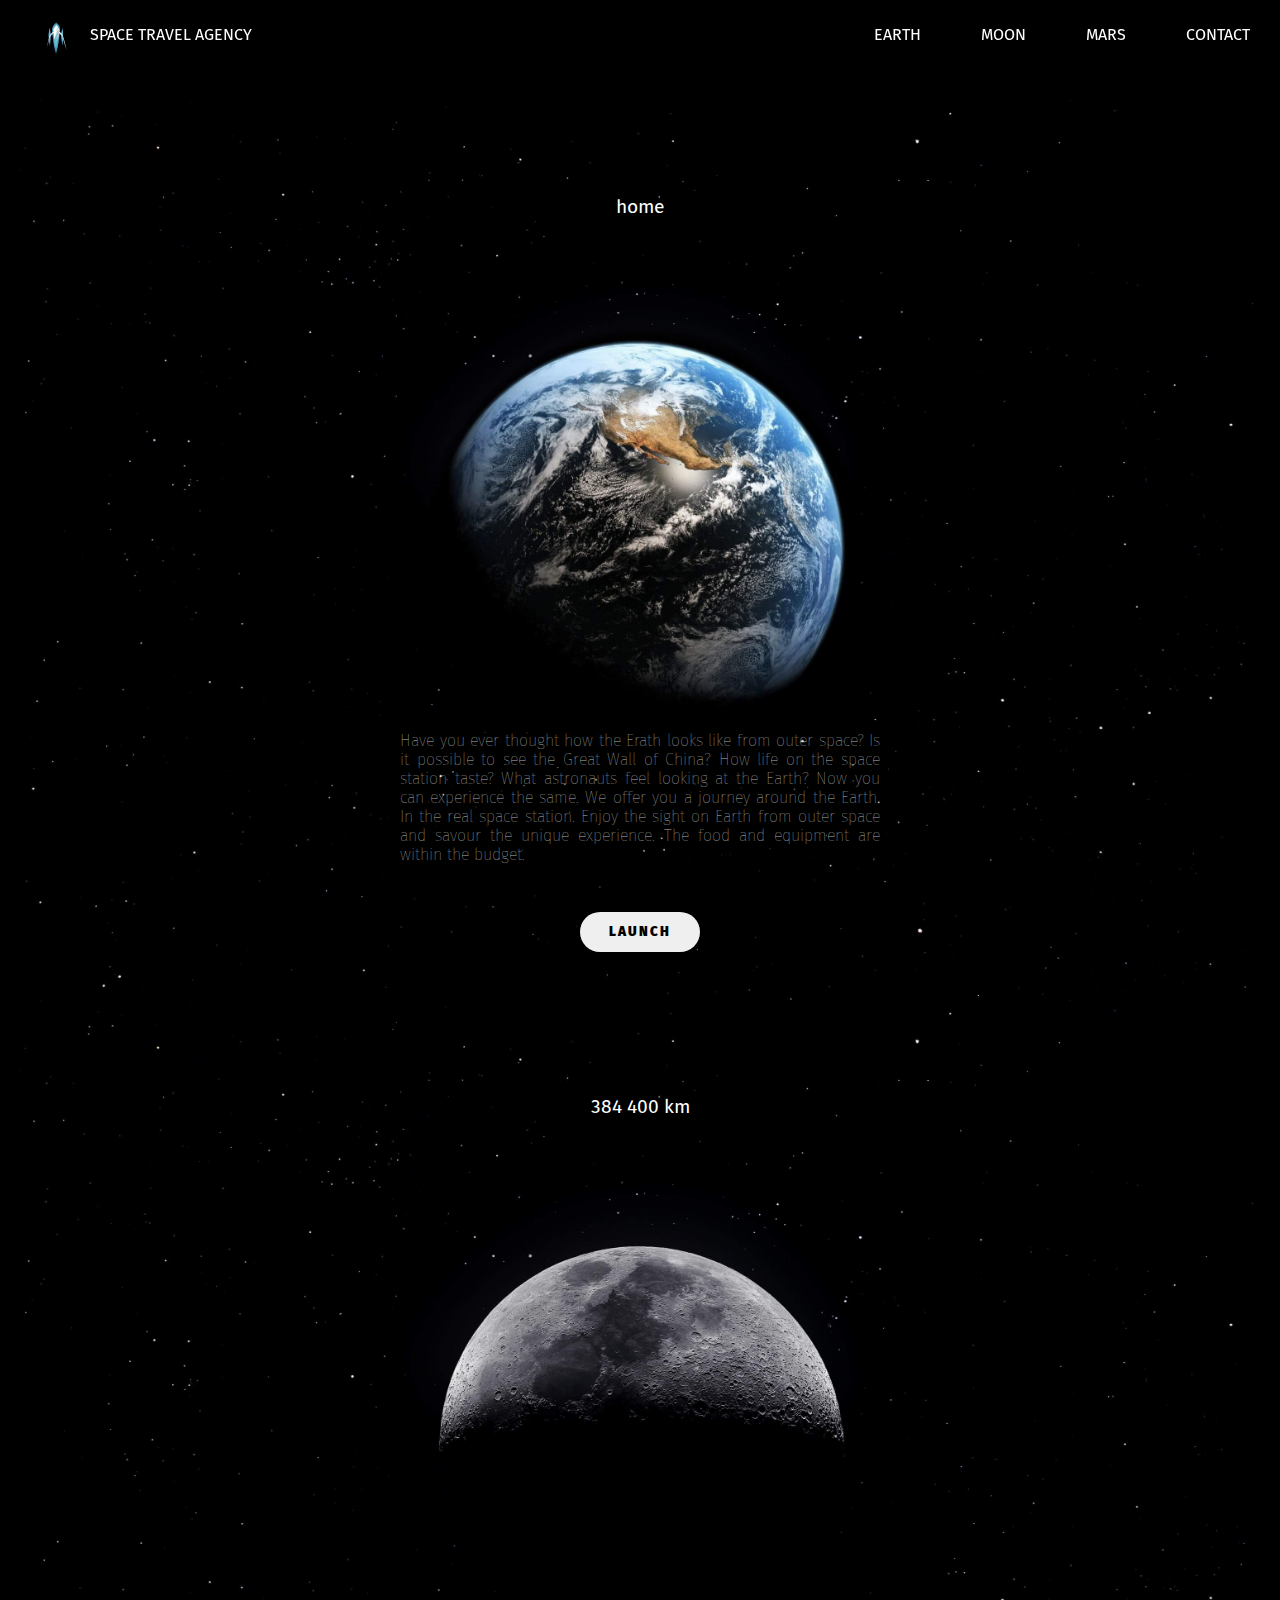
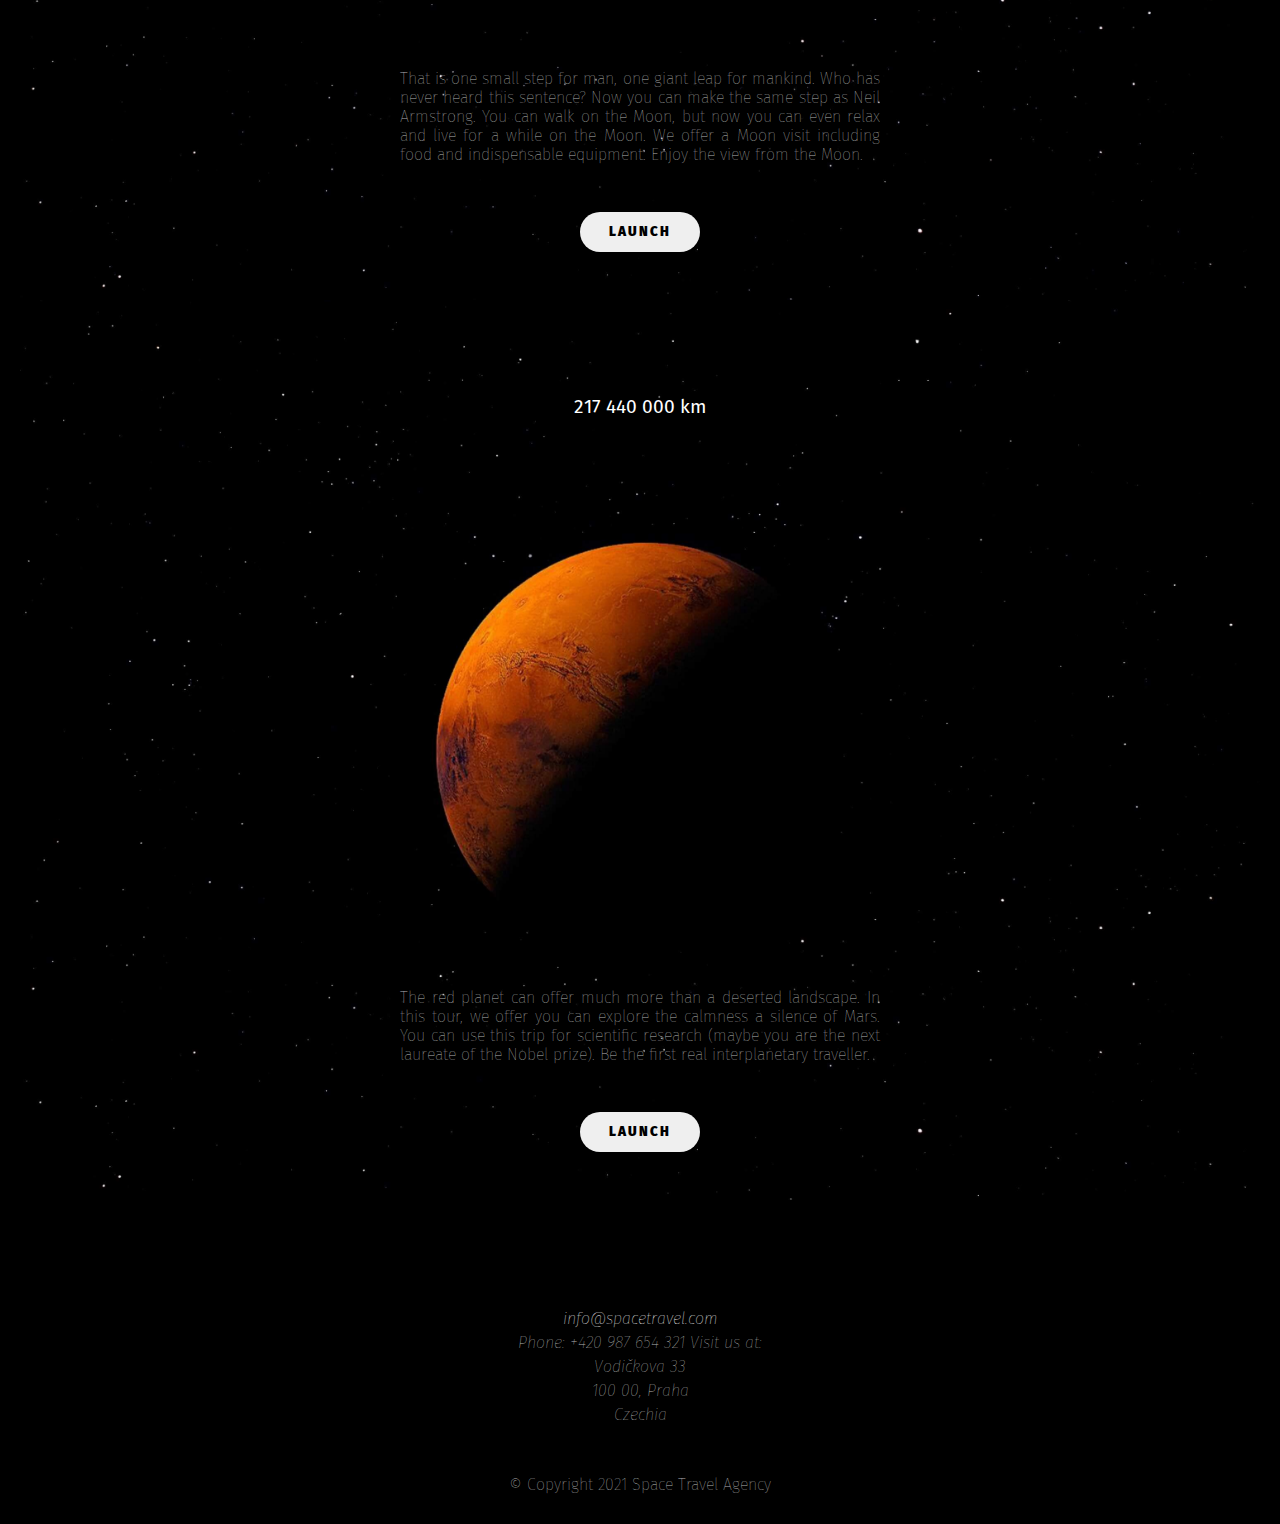
<file: index.html>
<!DOCTYPE html>
<html lang="en">
  <head>
    <meta charset="UTF-8" />
    <meta http-equiv="X-UA-Compatible" content="IE=edge" />
    <meta name="viewport" content="width=device-width, initial-scale=1.0" />
    <link rel="stylesheet" href="style.css" />
    <link rel="preconnect" href="https://fonts.gstatic.com" />
    <link
      href="https://fonts.googleapis.com/css2?family=Fira+Sans:wght@100;400;900&display=swap"
      rel="stylesheet"
    />
    <title>Space Travel Agency</title>
  </head>
  <body>
    <nav>
      <div class="logo-text">
          <img src="./assets/images/icons/logo-space.svg" alt="logo space travel" class="logo" width="100px" height="100px"/>
          <span>
            <a class="link" href="#contact">Space Travel Agency</a>
          </span>
      </div>
      <div class="menu">
        <div class="mobile-menu">
          <button class="hamburger closed"></button>
        </div>
        <ul id="items" class="list">
          <li class="link-wrapper"><a class="link" href="#earth">Earth</a></li>
          <li class="link-wrapper"><a class="link" href="#moon">Moon</a></li>
          <li class="link-wrapper"><a class="link" href="#mars">Mars</a></li>
          <li class="link-wrapper"><a class="link" href="#contact">Contact</a></li>
        </ul>
      </div>
    </nav>
    <main style="display: flex; flex-direction: column">
      <section class="planet earth" id="earth">
        <header>
          <h1>EARTH</h1>
          <span>home</span>
        </header>
        <p>
          Have you ever thought how the Erath looks like from outer space? Is it possible to see the Great Wall of China? How life on the space station taste? What astronauts feel looking at the Earth? Now you can experience the same. We offer you a journey around the Earth. In the real space station. Enjoy the sight on Earth from outer space and savour the unique experience. The food and equipment are within the budget.
        </p>
        <button id="launchEarth">launch</button>
      </section>

      <!-- Form for trip around the Earth -->
      <div id="formEarth">
        <form id="alertEarth" action="" method="post">
          <input type="button" id="closeEarth" />
          <span class="formHeadline">Trip around the Earth</span>
          <label for="date"
            >Choose your date:
            <select id="date" name="date" required>
              <option value="" disabled >Select a date</option>
              <option value="first">01.04.2022 - 21.04.2022</option>
              <option value="second">01.07.2022 - 31.07.2022</option>
              <option value="third">15.09.2022 - 07.10.2022</option>
              <option value="fourth">14.12.2022 - 10.01.2023</option>
            </select>
          </label>

          <label for="name"
            >Enter your name:
            <input
              id="name"
              type="text"
              name="name"
              value=""
              placeholder="John Smith"
            required/>
          </label>
          <label for="telephone"
            >Enter your phone number:
            <input
              id="telephone"
              type="tel"
              name="telephone"
              value=""
              placeholder="+420 123 456 789"
            required/>
          </label>
          <label for="email"
            >Enter your e-mail address: <input
              id="email"
              type="email"
              name="email"
              value="@"/ required></label
          ><input type="submit" value="Submit"/>

                  </form>
      </div>

      <section class="planet moon" id="moon">
        <header>
          <h1>MOON</h1>
          <span>384 400 km</span>
        </header>
        <p>
          That is one small step for man, one giant leap for mankind. Who has never heard this sentence? Now you can make the same step as Neil Armstrong.  You can walk on the Moon, but now you can even relax and live for a while on the Moon. We offer a Moon visit including food and indispensable equipment. Enjoy the view from the Moon.
        </p>
        <button id="launchMoon">launch</button>
      </section>

      <!-- Form for trip to the Moon -->

      <div id="formMoon">
        <form id="alertMoon" action="" method="post">
          <input type="button" id="closeMoon" />
          <span class="formHeadline">Trip to the Moon</span>
          <label for="date"
            >Choose your date:
            <select id="date" name="date" required>
              <option value="" disabled >Select a date</option>
              <option value="first">01.04.2022 - 31.10.2022</option>
              <option value="second">01.07.2022 - 31.01.2023</option>
              <option value="third">15.09.2022 - 14.03.2023</option>
              <option value="fourth">14.12.2022 - 01.07.2023</option>
            </select>
          </label>

          <label for="name"
            >Enter your name:
            <input
              id="name"
              type="text"
              name="name"
              value=""
              placeholder="John Smith"
            required/>
          </label>
          <label for="telephone"
            >Enter your phone number:
            <input
              id="telephone"
              type="tel"
              name="telephone"
              value=""
              placeholder="+420 123 456 789"
            required/>
          </label>
          <label for="email"
            >Enter your e-mail address: <input
              id="email"
              type="email"
              name="email"
              value="@"/ required></label
          ><input type="submit" value="Submit"/>

        </form>
      </div>

      <section class="planet mars" id="mars">
        <header>
          <h1>MARS</h1>
          <span>217 440 000 km</span>
        </header>
        <p>
        The red planet can offer much more than a deserted landscape. In this tour, we offer you can explore the calmness a silence of Mars. You can use this trip for scientific research (maybe you are the next laureate of the Nobel prize). Be the first real interplanetary traveller.
        </p>
        <button id="launchMars">launch</button>
      </section>


      <!-- Form for trip to the Mars -->

      <div id="formMars">
        <form id="alertMars" action="" method="post">
          <input type="button" id="closeMars" />
          <span class="formHeadline">Trip to the Mars</span>
          <label for="date"
            >Choose your date:
            <select id="date" name="date" required>
              <option value="" disabled >Select a date</option>
              <option value="first">03.01.2023 - 30.11.2023</option>
              <option value="second">01.04.2023 - 03.01.2024</option>
              <option value="third">15.09.2023 - 30.08.2024</option>
              <option value="fourth">01.12.2023 - 31.10.2024</option>
            </select>
          </label>

          <label for="name"
            >Enter your name:
            <input
              id="name"
              type="text"
              name="name"
              value=""
              placeholder="John Smith"
             required/>
          </label>
          <label for="telephone"
            >Enter your phone number:
            <input
              id="telephone"
              type="tel"
              name="telephone"
              value=""
              placeholder="+420 123 456 789"
            required/>
          </label>
          <label for="email"
            >Enter your e-mail address: <input
              id="email"
              type="email"
              name="email"
              value="@"/ required></label
          ><input type="submit" value="Submit" />

        </form>
      </div>

      <section class="contact" id="contact">
        <h1>Contact Us</h1>
        <address>
          <p>
            <a href="mailto:info@spacetravel.com">info@spacetravel.com</a><br />
            Phone: +420 987 654 321
            Visit us at:<br />
            Vodičkova 33</br>
            100 00, Praha</br>
            Czechia</br>
          </p>
        </address>
      </div>
    </main>
    <footer>© Copyright 2021 Space Travel Agency</footer>
    <script src="script.js"></script>
  </body>
</html>
</file>
<file: style.css>
*,
*::before,
*::after {
  margin: 0;
  padding: 0;
  box-sizing: inherit;
}

@font-face {
  font-family: 'Anurati';
  font-style: normal;
  font-weight: normal;
  src: local('Anurati'),
    url('./assets/fonts/Anurati-Regular.otf') format('truetype');
}

html,
body,
main {
  margin: 0;
  color: white;
}

body {
  background-color: black;
  padding: 0 20px 20px;
}

main {
  margin-top: 100px;
}

img {
  width: auto;
  height: auto;
  min-width: 100%;
  min-height: 100%;
}

nav {
  padding: 0;
  font-family: 'Fira Sans', sans-serif;
  text-transform: uppercase;
  display: flex;
  justify-content: space-between;
  align-items: center;
  position: fixed;
  z-index: 1;
  margin: -100px 0 0 0;
  width: 100%;
}
@supports (-webkit-backdrop-filter: blur(1px)) or (backdrop-filter: blur(1px)) {
  nav {
    background-color: rgba(0, 0, 0, 0.5);
    -webkit-backdrop-filter: blur(20px);
    backdrop-filter: blur(20px);
  }
}

.logo {
  width: 70px;
  height: 70px;
  min-width: 0;
  min-height: 0;
}

.logo-text {
  display: flex;
  align-items: center;
}

.menu > ul {
  display: flex;
  list-style: none;
}

.mobile-menu {
  display: none;
}

ul li {
  padding: 0 50px 0 10px;
}

a {
  text-decoration: none;
  color: white;
  position: relative;
}

.link-wrapper {
  position: relative;
}

.link:after {
  content: '';
  position: absolute;
  bottom: 0;
  left: 0;
  width: 100%;
  height: 3px;
  background-color: white;
  transform: scaleX(0);
  transform-origin: bottom left;
  transition: transform 0.3s;
}

.link:hover:after {
  transform: scaleX(1);
}

header {
  display: flex;
  flex-direction: column;
  align-items: center;
  justify-content: center;
}

h1 {
  font-family: 'Anurati', serif;
  font-size: 72px;
  opacity: 0;
  text-align: center;
  margin-bottom: 0.5rem;
  animation: fromTop 1s forwards ease-in-out;
}

h1 + span {
  font-family: 'Fira Sans', sans-serif;
  font-size: larger;
}

.planet {
  display: flex;
  flex-direction: column;
  align-items: center;
  min-height: 100vh;
  background-position: center; /* Center the image */
  background-repeat: no-repeat; /* Do not repeat the image */
  background-size: cover; /* Resize the background image to cover the entire container */
}

.earth {
  background-image: url('./assets/images/earth.jpg');
}

.moon {
  background-image: url('./assets/images/moon.jpg');
}

.mars {
  background-image: url('./assets/images/mars.jpg');
}

.planet button {
  width: 120px;
  height: 40px;
  display: flex;
  justify-content: center;
  align-items: center;
  border-radius: 20px;
  border: none;
  margin: 1rem 0 3rem;
  font-weight: 900;
  font-family: 'Fira Sans', sans-serif;
  text-transform: uppercase;
  letter-spacing: 2px;
  cursor: pointer;
  animation: fromBottom 2s forwards ease-in-out;
}

address {
  margin: 20px auto 3rem;
}

address > p,
a {
  font-family: 'Fira Sans', sans-serif;
  margin: 0 auto;
  text-align: center;
  line-height: 1.5;
}

p,
footer {
  margin-top: auto;
  max-width: 30rem;
  text-align: justify;
  font-family: 'Fira Sans', sans-serif;
  font-weight: 100;
  color: rgba(255, 255, 255, 0.7);
  margin-bottom: 2rem;
}

footer {
  margin: 0 auto 10px auto;
  text-align: center;
}

/* ANIMATION */

@keyframes fromTop {
  0% {
    transform: translateY(-24px);
  }
  100% {
    opacity: 1;
  }
}

@keyframes fromBottom {
  100% {
    transform: translateY(-24px);
  }
  0% {
    opacity: 1;
  }
}

/* FORM */
form {
  font-family: 'Fira Sans', sans-serif;
  font-weight: 100;
  padding: 3rem;
  display: flex;
  flex-direction: column;
  border-radius: 0.5rem;
  position: fixed;
  top: 30%;
  right: 10%;
  background-color: rgb(30, 30, 30);
  color: rgb(190, 190, 190);
  z-index: 1;
}

form button {
  margin-top: 2rem;
  margin-bottom: 0;
}

.formHeadline {
  text-align: center;
  font-size: 20px;
  font-weight: 400;
  text-transform: uppercase;
  letter-spacing: 2px;
  margin-bottom: 10px;
}

#earth,
#moon,
#mars {
  position: relative;
}

#formEarth,
#formMoon,
#formMars {
  display: none;
}

#closeEarth,
#closeMoon,
#closeMars {
  background-color: rgb(30, 30, 30);
  background-image: url('assets/images/icons/close.png');
  background-repeat: no-repeat;
  background-size: 2rem;
  width: 0;
  cursor: pointer;
  align-self: flex-end;
}

.form-show {
  display: flex;
  animation: slideFromRight 2s forwards ease-in-out;
}

input,
select {
  padding: 0.5rem 1rem;
  border-radius: 0.25rem;
  border: none;
  margin-bottom: 1rem;
}
.container {
  display: block;
  position: relative;
  padding-left: 35px;
  margin-bottom: 12px;
  cursor: pointer;
  font-size: 22px;
  -webkit-user-select: none;
  -moz-user-select: none;
  -ms-user-select: none;
  user-select: none;
}

/* Hide the browser's default radio button */
.container input {
  position: absolute;
  opacity: 0;
  cursor: pointer;
}

/* On mouse-over, add a grey background color */
.container:hover input ~ .checkmark {
  background-color: #ccc;
}

.link {
  display: flex;
  position: relative;
  text-decoration: none;
  padding: 10px 0;
  color: #fff;
}

/* MEDIA QUERIES */
@media screen and (max-width: 600px) {
  form {
    top: 10%;
    right: 0;
  }
  .mobile-menu {
    display: flex;
    margin: 0 15px;
  }
  .hamburger {
    width: 40px;
    height: 40px;
    background-color: transparent;
    border: none;
    cursor: pointer;
    background-image: url('./assets/images/icons/menu-open.svg');
    outline: none;
  }

  .open {
    display: inline-block;
  }

  nav {
    padding: 0;
  }

  ul.list {
    display: none;
  }

  ul.opened-list {
    display: flex;
    background-color: black;
    border-radius: 5px;
  }

  ul.closed-list {
    display: none;
  }

  ul {
    flex-direction: column;
    padding: 0 15px;
    position: absolute;
    right: 0;
    top: 80px;
    z-index: 1;
  }
}
</file>
